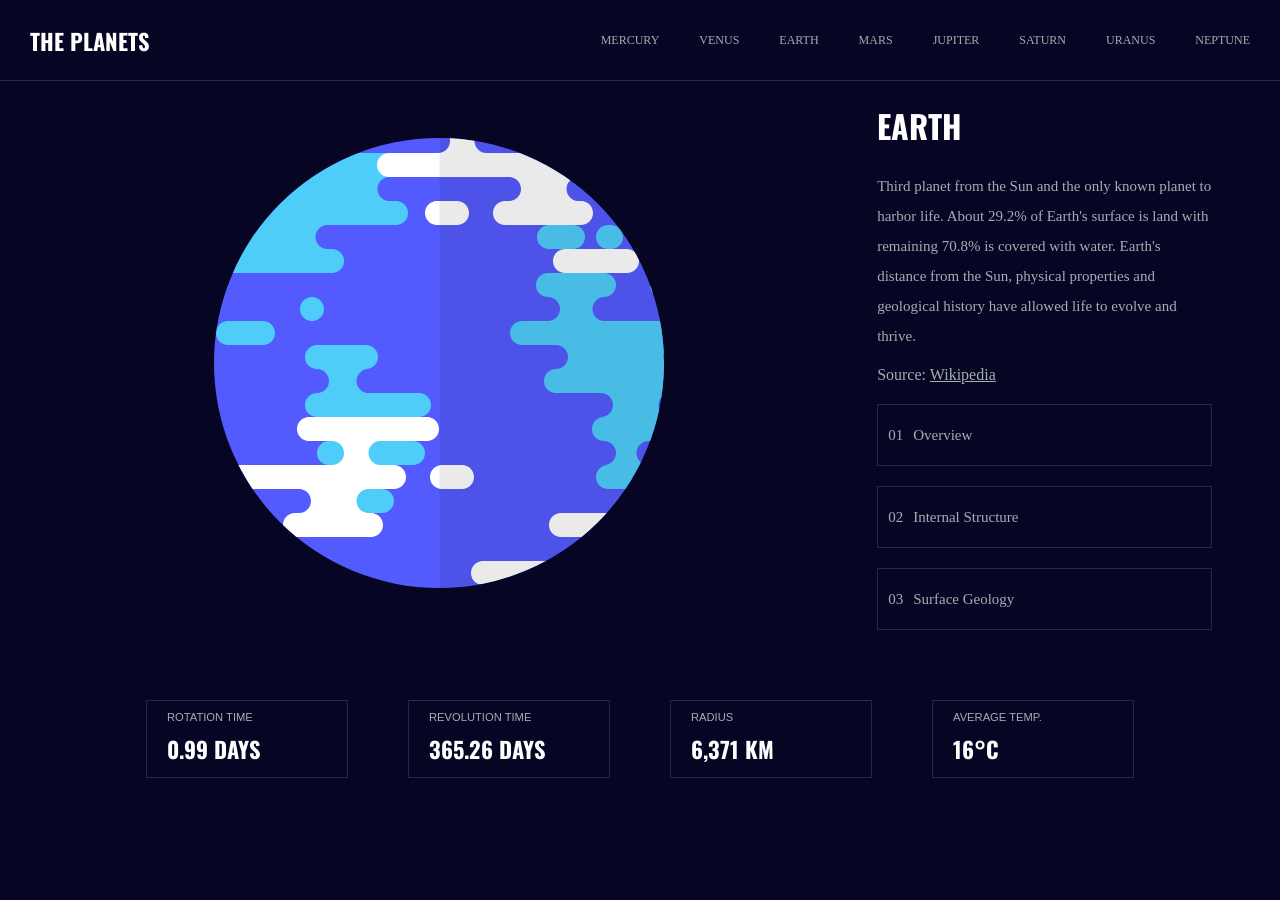
<file: index.html>
<!DOCTYPE html>
<html lang="en">
<head>
    <meta charset="UTF-8">
    <meta http-equiv="X-UA-Compatible" content="IE=edge">
    <meta name="viewport" content="width=device-width, initial-scale=1.0">
    <link rel="stylesheet" href="css/styles.css">
    <link rel="preconnect" href="https://fonts.googleapis.com">
    <link rel="preconnect" href="https://fonts.gstatic.com" crossorigin>
    <link href="https://fonts.googleapis.com/css2?family=Oswald&display=swap" rel="stylesheet"> 
    <link rel="shortcut icon" href="#">
    <title>The Planets</title>
</head>
<body>
    <!--Navbar-->
    <nav class="navbar">
        <div class="navbar__container">
            <p>THE PLANETS</p>
        </div>

        <img id="hamburger" class="navbar__img" src="images/menu/menu-icon.png" alt="">

        <ul id="menu" class="navbar__container__menu">
            <li class="navbar__container__menu__item" id="mercury">MERCURY</li>
            <li class="navbar__container__menu__item" id="venus">VENUS</li>
            <li class="navbar__container__menu__item" id="earth">EARTH</li>
            <li class="navbar__container__menu__item" id="mars">MARS</li>
            <li class="navbar__container__menu__item" id="jupiter">JUPITER</li>
            <li class="navbar__container__menu__item" id="saturn">SATURN</li>
            <li class="navbar__container__menu__item" id="uranus">URANUS</li>
            <li class="navbar__container__menu__item" id="neptune">NEPTUNE</li>
        </ul>
    </nav>
    
    <!--Main Content-->
    <div class="content">
        <div class="content__planet">
            <div class="content__planet__item">
                <img src="" id="overviewPath">
                <img src="" id="internalStructurePath">
                <img src="" id="surfaceGeologyPath">
            </div>
        </div>
        <div class="content__text">
            <h1 id="planetName"></h1>
            <p id="overview"></p>
            <p id="internalStructure"></p>
            <p id="surfaceGeology"></p>
            <a href="" id="sourceURL" target="_blank">Source: <u>Wikipedia</u></a>
            <div id="overview-select" class="content__text__option" onclick="toggleVisibility('overviewPath','overview');">
                <p>01</p>
                <p>Overview</p>
            </div>
            <div id="internal-structure-select" class="content__text__option" onclick="toggleVisibility('internalStructurePath','internalStructure');">
                <p>02</p>
                <p>Internal Structure</p>
            </div>
            <div id="surface-geology-select" class="content__text__option" onclick="toggleVisibility('surfaceGeologyPath','surfaceGeology');">
                <p>03</p>
                <p>Surface Geology</p>
            </div>
        </div>
    </div>

    <!--Data-->
    <div class="data">
        <div class="data__card">
            <p class="data__card__title">Rotation Time</p>
            <p class="data__card__content" id="rotationTime"></p>
        </div>
        <div class="data__card">
            <p class="data__card__title">Revolution Time</p>
            <p class="data__card__content" id="revolutionTime"></p>
        </div>
        <div class="data__card">
            <p class="data__card__title">Radius</p>
            <p class="data__card__content" id="radius"></p>
        </div>
        <div class="data__card">
            <p class="data__card__title">Average Temp.</p>
            <p class="data__card__content" id="averageTemp"></p>
        </div>
    </div>

    <script type="application/json" src="json/planets.json"></script>
    <script type="text/javascript" src="script/script.js"></script>
</body>
</html>
</file>
<file: css/styles.css>
:root {
  --main-background-color: #060624;
  --main-text-color: #a1afaf;
  --main-text-hover-color: #ffffff;
  --border-color: #272644;
}

body {
  background-color: var(--main-background-color);
  margin: 0;
  padding: 0;
}

li {
  list-style-type: none;
}

a {
  color: var(--main-text-color);
  text-decoration: none;
}

.navbar {
  padding: 10px;
  font-family: Verdana;
  color: var(--main-text-color);
  background-color: var(--main-background-color);
  height: 60px;
  display: flex;
  justify-content: center;
  align-items: center;
  font-size: 0.75rem;
  border-bottom: solid 1px var(--border-color);
}
.navbar__img {
  width: 35px;
  padding-right: 10px;
  cursor: pointer;
  display: none;
}
.navbar__container {
  display: flex;
  align-items: center;
  width: 100%;
  height: inherit;
  padding: 0px 20px;
  flex: 1;
}
.navbar__container__menu {
  display: flex;
  text-align: center;
}
.navbar__container__menu__item {
  padding: 33px 20px;
}
.navbar__container__menu__item:hover {
  cursor: pointer;
  color: var(--main-text-hover-color);
}
.navbar__container p {
  font-family: "Oswald", sans-serif;
  color: var(--main-text-hover-color);
  font-size: 1.4rem;
  font-weight: bold;
}

.content {
  display: flex;
}
.content__planet {
  width: 2500px;
  margin: 20px;
  display: flex;
  flex-direction: row;
  justify-content: center;
}
.content__planet__item {
  align-self: center;
}
.content__text {
  padding-right: 68px;
  width: 1000px;
  font-family: Verdana;
  color: var(--main-text-hover-color);
}
.content__text h1 {
  color: var(--main-text-hover-color);
  text-transform: uppercase;
  font-family: "Oswald", sans-serif;
}
.content__text p {
  font-size: 15px;
  line-height: 30px;
  color: var(--main-text-color);
}
.content__text__option {
  display: flex;
  border: 1px solid var(--border-color);
  margin: 20px 0px;
}
.content__text__option p {
  margin-left: 10px;
}
.content__text__option:hover {
  cursor: pointer;
}
.content__text__option:hover p {
  color: var(--main-text-hover-color);
}

.data {
  color: var(--main-text-color);
  display: flex;
  justify-content: center;
}
.data__card {
  border: 1px solid var(--border-color);
  margin: 50px 30px;
  width: 200px;
  line-height: 10px;
}
.data__card__title {
  font-family: "Verdana", sans-serif;
  text-transform: uppercase;
  color: var(--main-text-color);
  font-size: 0.7rem;
  padding-left: 20px;
}
.data__card__content {
  font-family: "Oswald", sans-serif;
  text-transform: uppercase;
  color: var(--main-text-hover-color);
  font-size: 1.4rem;
  font-weight: bold;
  padding-left: 20px;
}

@media only screen and (max-width: 920px) {
  .navbar__img {
    display: initial;
  }
  .navbar__container__menu {
    flex-direction: column;
    width: 100%;
    position: absolute;
    top: 70px;
    opacity: 1;
    padding: 0px 0px;
    background: var(--main-background-color);
    display: none;
  }
  .navbar__container__menu__item {
    padding: 20px 0px;
    border-bottom: 1px solid var(--border-color);
  }
  .content {
    flex-direction: column;
    margin-left: 20px;
    margin-right: 20px;
    text-align: center;
  }
  .content__planet {
    width: 100%;
    margin: 0px;
  }
  .content__planet img {
    width: 80%;
    height: auto;
    padding-top: 40px;
  }
  .content__text {
    width: 100%;
    padding-right: 0px;
  }
  .data {
    flex-direction: column;
    margin-left: 20px;
    margin-right: 20px;
  }
  .data__card {
    align-self: center;
    margin: 10px 0px;
    width: 100%;
    display: flex;
    justify-content: space-between;
  }
  .data__card__title {
    padding-left: 0px;
    font-size: 0.7rem;
    padding-top: 5px;
    padding-left: 10px;
  }
  .data__card__content {
    padding-left: 0px;
    font-size: 1rem;
    padding-right: 10px;
  }
}/*# sourceMappingURL=styles.css.map */
</file>
